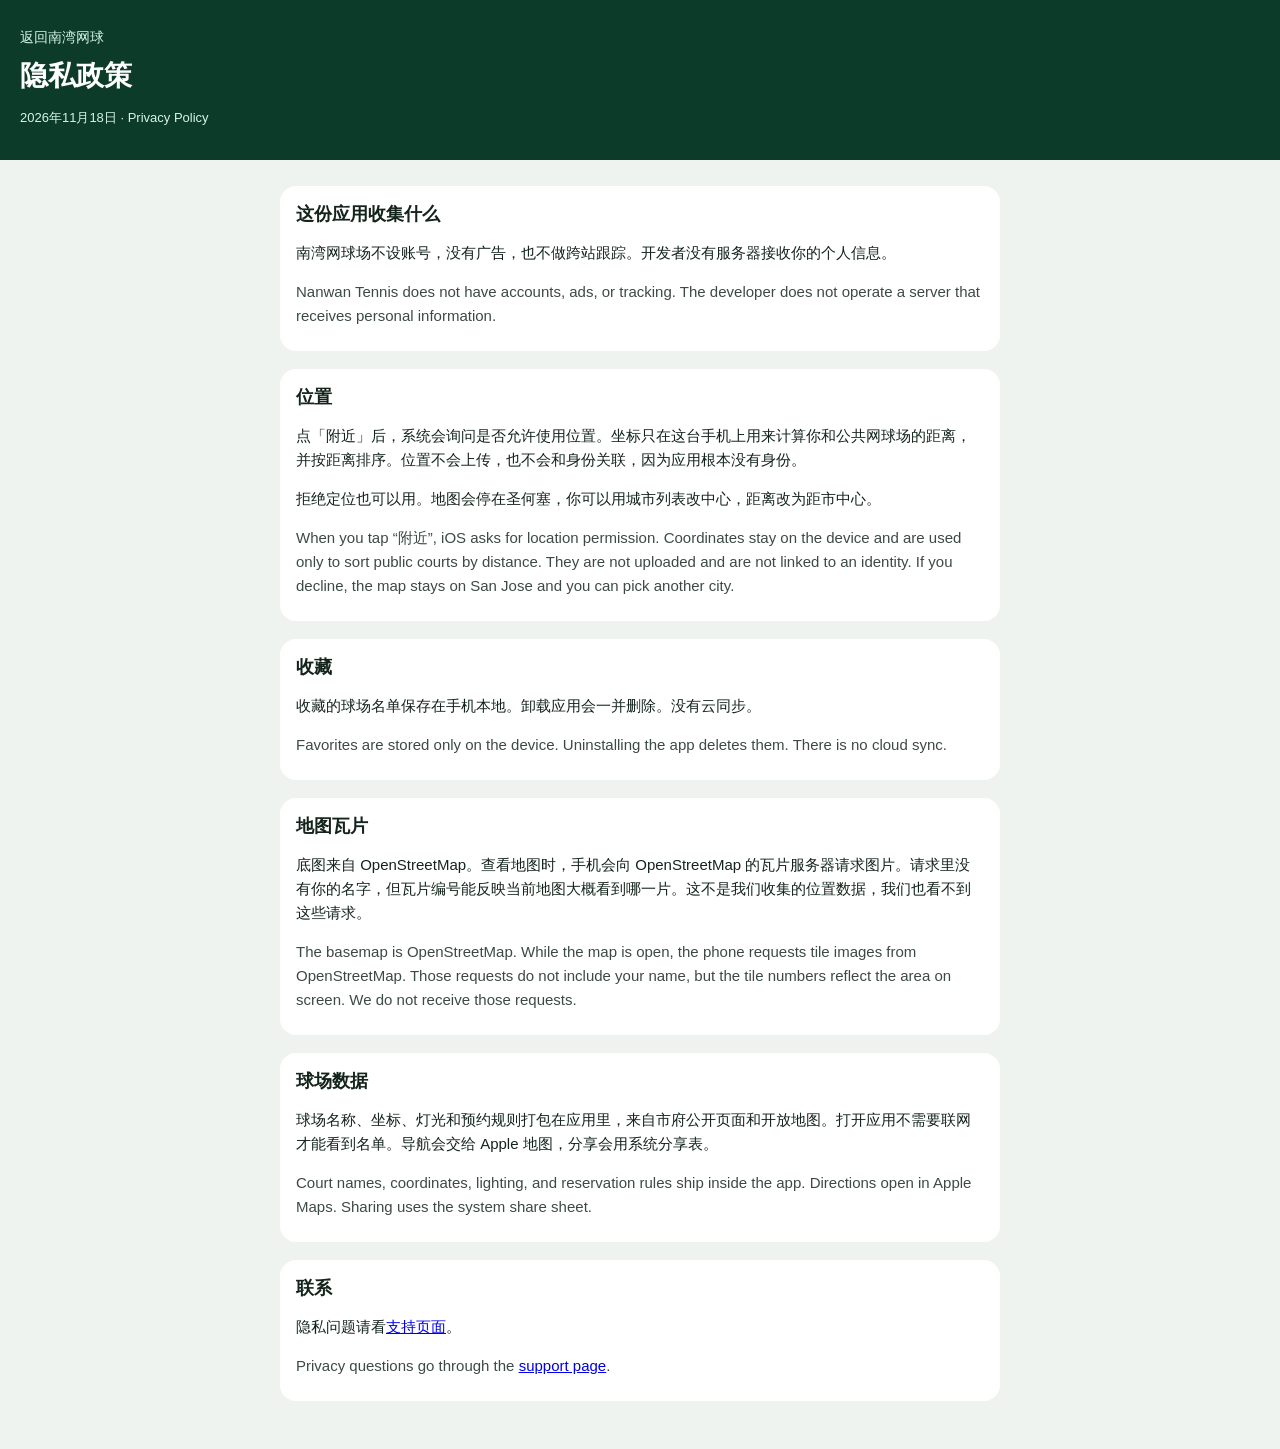
<file: privacy.html>
<!doctype html>
<html lang="zh-CN">
  <head>
    <meta charset="UTF-8" />
    <meta name="viewport" content="width=device-width, initial-scale=1" />
    <title>隐私政策 · 南湾网球场</title>
    <style>
      :root { color: #14241c; background: #eef3ef; font-family: -apple-system, BlinkMacSystemFont, "PingFang SC", "Helvetica Neue", sans-serif; }
      body { margin: 0; }
      header { padding: 28px 20px 18px; background: #0c3b2a; color: #fff; }
      header a { color: #d7f5e4; text-decoration: none; font-size: 14px; }
      h1 { margin: 10px 0 0; font-size: 28px; }
      main { max-width: 720px; margin: 0 auto; padding: 8px 20px 48px; }
      section { margin-top: 18px; padding: 16px 16px 8px; border-radius: 16px; background: #fff; }
      h2 { margin: 0 0 8px; font-size: 18px; }
      p, li { font-size: 15px; line-height: 1.6; }
      .en { color: #3d4a44; }
      .updated { color: #d7f5e4; font-size: 13px; }
    </style>
  </head>
  <body>
    <header>
      <a href="./">返回南湾网球</a>
      <h1>隐私政策</h1>
      <p class="updated">2026年11月18日 · Privacy Policy</p>
    </header>
    <main>
      <section>
        <h2>这份应用收集什么</h2>
        <p>南湾网球场不设账号，没有广告，也不做跨站跟踪。开发者没有服务器接收你的个人信息。</p>
        <p class="en">Nanwan Tennis does not have accounts, ads, or tracking. The developer does not operate a server that receives personal information.</p>
      </section>
      <section>
        <h2>位置</h2>
        <p>点「附近」后，系统会询问是否允许使用位置。坐标只在这台手机上用来计算你和公共网球场的距离，并按距离排序。位置不会上传，也不会和身份关联，因为应用根本没有身份。</p>
        <p>拒绝定位也可以用。地图会停在圣何塞，你可以用城市列表改中心，距离改为距市中心。</p>
        <p class="en">When you tap “附近”, iOS asks for location permission. Coordinates stay on the device and are used only to sort public courts by distance. They are not uploaded and are not linked to an identity. If you decline, the map stays on San Jose and you can pick another city.</p>
      </section>
      <section>
        <h2>收藏</h2>
        <p>收藏的球场名单保存在手机本地。卸载应用会一并删除。没有云同步。</p>
        <p class="en">Favorites are stored only on the device. Uninstalling the app deletes them. There is no cloud sync.</p>
      </section>
      <section>
        <h2>地图瓦片</h2>
        <p>底图来自 OpenStreetMap。查看地图时，手机会向 OpenStreetMap 的瓦片服务器请求图片。请求里没有你的名字，但瓦片编号能反映当前地图大概看到哪一片。这不是我们收集的位置数据，我们也看不到这些请求。</p>
        <p class="en">The basemap is OpenStreetMap. While the map is open, the phone requests tile images from OpenStreetMap. Those requests do not include your name, but the tile numbers reflect the area on screen. We do not receive those requests.</p>
      </section>
      <section>
        <h2>球场数据</h2>
        <p>球场名称、坐标、灯光和预约规则打包在应用里，来自市府公开页面和开放地图。打开应用不需要联网才能看到名单。导航会交给 Apple 地图，分享会用系统分享表。</p>
        <p class="en">Court names, coordinates, lighting, and reservation rules ship inside the app. Directions open in Apple Maps. Sharing uses the system share sheet.</p>
      </section>
      <section>
        <h2>联系</h2>
        <p>隐私问题请看<a href="./support.html">支持页面</a>。</p>
        <p class="en">Privacy questions go through the <a href="./support.html">support page</a>.</p>
      </section>
    </main>
  </body>
</html>
</file>
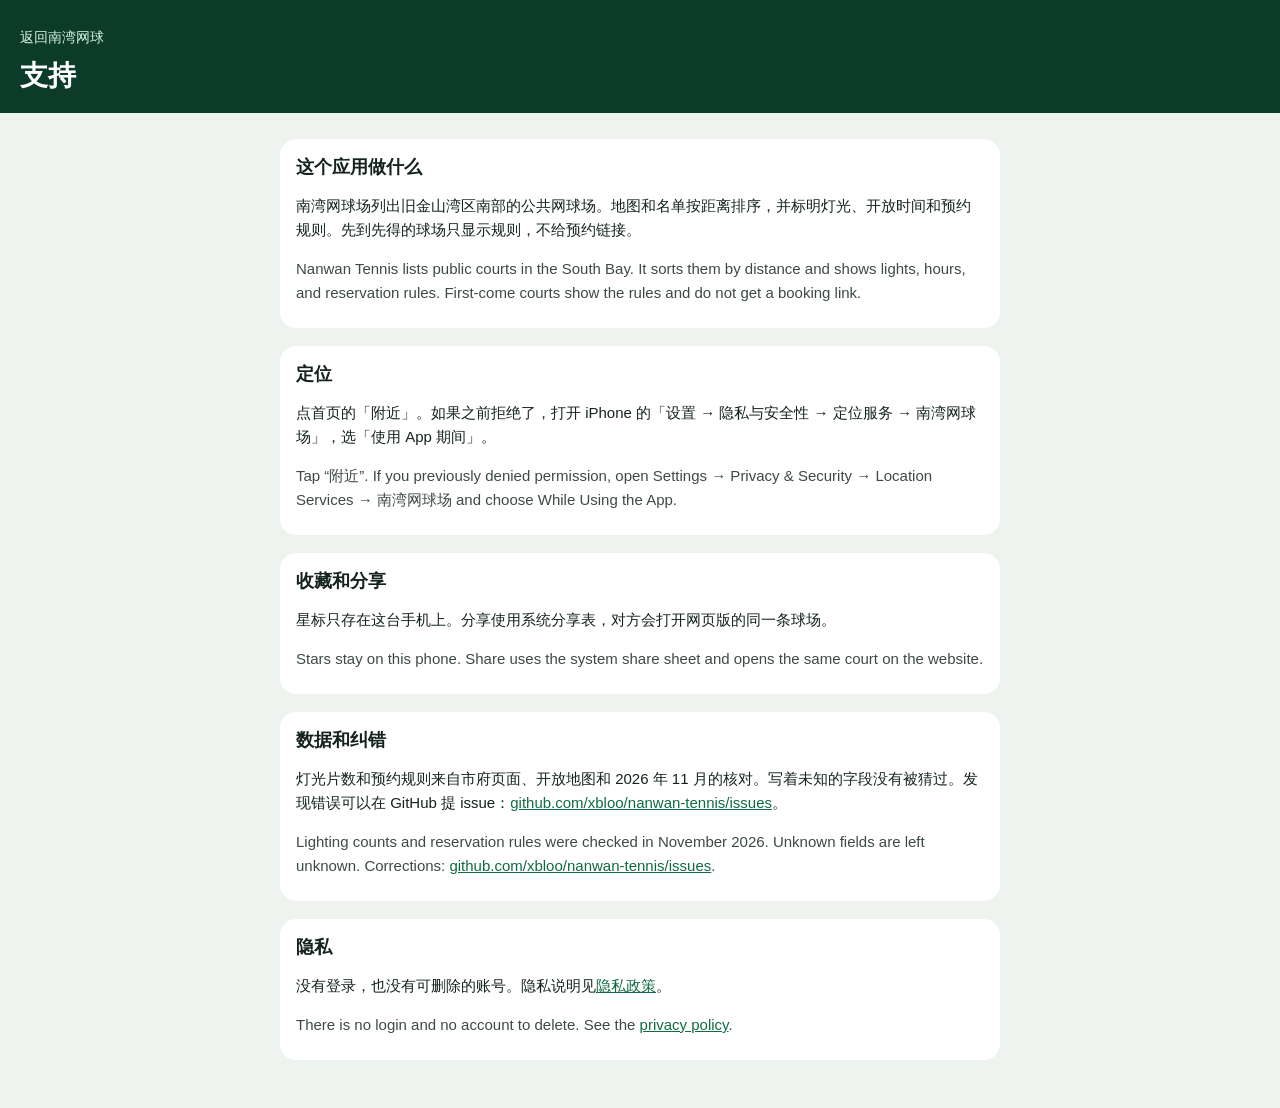
<file: support.html>
<!doctype html>
<html lang="zh-CN">
  <head>
    <meta charset="UTF-8" />
    <meta name="viewport" content="width=device-width, initial-scale=1" />
    <title>支持 · 南湾网球场</title>
    <style>
      :root { color: #14241c; background: #eef3ef; font-family: -apple-system, BlinkMacSystemFont, "PingFang SC", "Helvetica Neue", sans-serif; }
      body { margin: 0; }
      header { padding: 28px 20px 18px; background: #0c3b2a; color: #fff; }
      header a { color: #d7f5e4; text-decoration: none; font-size: 14px; }
      h1 { margin: 10px 0 0; font-size: 28px; }
      main { max-width: 720px; margin: 0 auto; padding: 8px 20px 48px; }
      section { margin-top: 18px; padding: 16px 16px 8px; border-radius: 16px; background: #fff; }
      h2 { margin: 0 0 8px; font-size: 18px; }
      p, li { font-size: 15px; line-height: 1.6; }
      a { color: #0f6b45; }
      .en { color: #3d4a44; }
    </style>
  </head>
  <body>
    <header>
      <a href="./">返回南湾网球</a>
      <h1>支持</h1>
    </header>
    <main>
      <section>
        <h2>这个应用做什么</h2>
        <p>南湾网球场列出旧金山湾区南部的公共网球场。地图和名单按距离排序，并标明灯光、开放时间和预约规则。先到先得的球场只显示规则，不给预约链接。</p>
        <p class="en">Nanwan Tennis lists public courts in the South Bay. It sorts them by distance and shows lights, hours, and reservation rules. First-come courts show the rules and do not get a booking link.</p>
      </section>
      <section>
        <h2>定位</h2>
        <p>点首页的「附近」。如果之前拒绝了，打开 iPhone 的「设置 → 隐私与安全性 → 定位服务 → 南湾网球场」，选「使用 App 期间」。</p>
        <p class="en">Tap “附近”. If you previously denied permission, open Settings → Privacy &amp; Security → Location Services → 南湾网球场 and choose While Using the App.</p>
      </section>
      <section>
        <h2>收藏和分享</h2>
        <p>星标只存在这台手机上。分享使用系统分享表，对方会打开网页版的同一条球场。</p>
        <p class="en">Stars stay on this phone. Share uses the system share sheet and opens the same court on the website.</p>
      </section>
      <section>
        <h2>数据和纠错</h2>
        <p>灯光片数和预约规则来自市府页面、开放地图和 2026 年 11 月的核对。写着未知的字段没有被猜过。发现错误可以在 GitHub 提 issue：<a href="https://github.com/xbloo/nanwan-tennis/issues">github.com/xbloo/nanwan-tennis/issues</a>。</p>
        <p class="en">Lighting counts and reservation rules were checked in November 2026. Unknown fields are left unknown. Corrections: <a href="https://github.com/xbloo/nanwan-tennis/issues">github.com/xbloo/nanwan-tennis/issues</a>.</p>
      </section>
      <section>
        <h2>隐私</h2>
        <p>没有登录，也没有可删除的账号。隐私说明见<a href="./privacy.html">隐私政策</a>。</p>
        <p class="en">There is no login and no account to delete. See the <a href="./privacy.html">privacy policy</a>.</p>
      </section>
    </main>
  </body>
</html>
</file>
